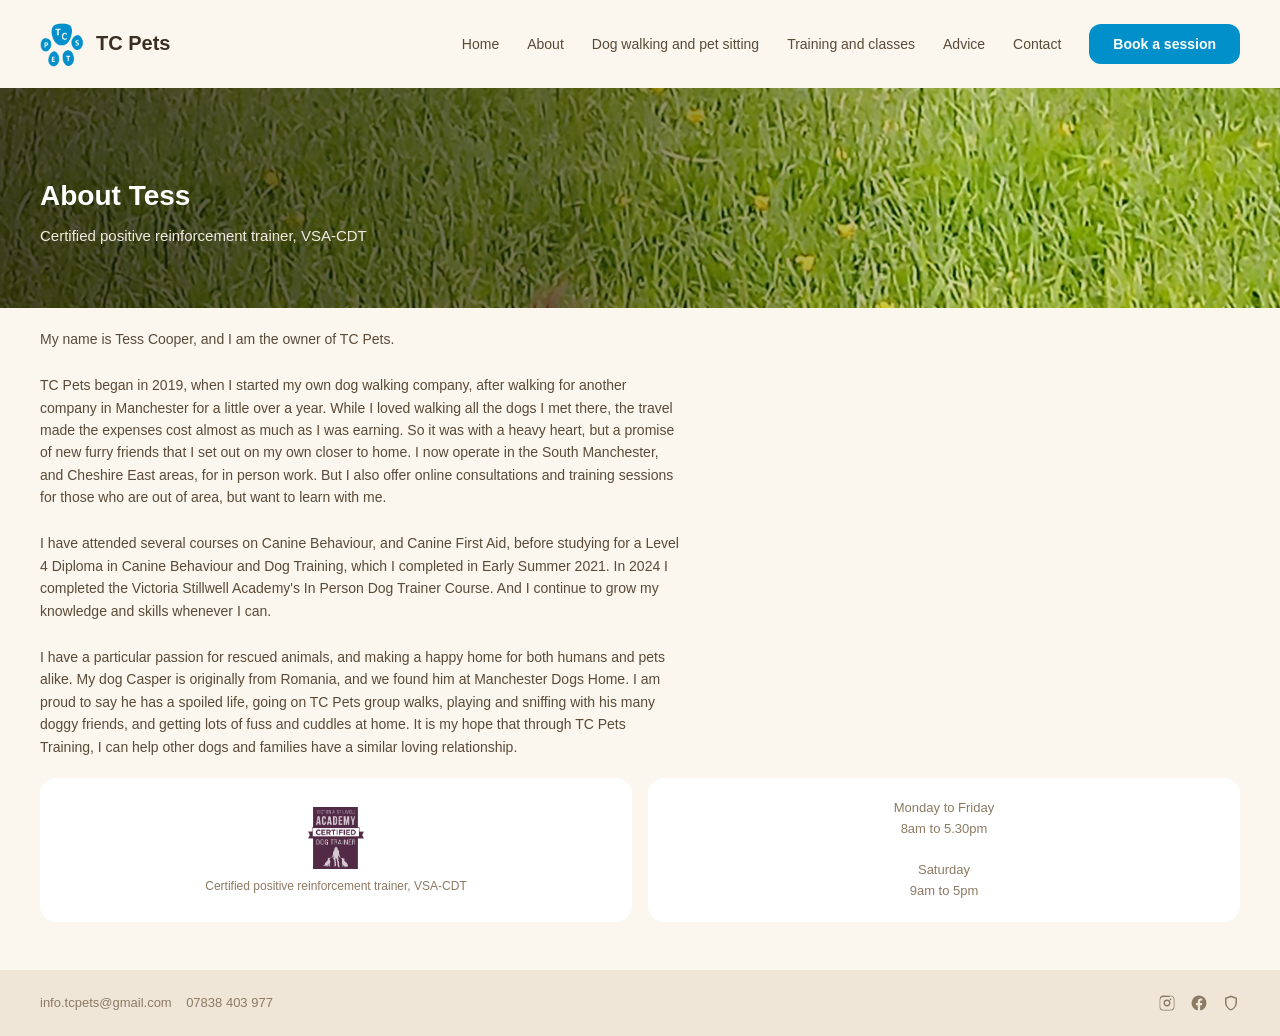
<file: about.html>
<!DOCTYPE html>
<html lang="en">
<head>
<meta charset="UTF-8">
<meta name="viewport" content="width=device-width, initial-scale=1.0">
<title>About — TC Pets</title>
<meta name="description" content="Meet Tess, a certified positive reinforcement dog trainer (VSA-CDT) based in Heald Green, Cheadle.">
<link rel="canonical" href="https://www.tcpets.co.uk/about.html">
<link rel="stylesheet" href="styles.css">
</head>
<body>

<div class="nav">
  <a href="index.html" class="logo">
    <img src="images/logo.png" alt="TC Pets logo">
    TC Pets
  </a>
  <div class="nav-links" id="navLinks">
    <a href="index.html">Home</a>
    <a href="about.html">About</a>
    <a href="dog-walking.html">Dog walking and pet sitting</a>
    <a href="group-classes.html">Training and classes</a>
    <a href="advice.html">Advice</a>
    <a href="contact.html">Contact</a>
    <a href="contact.html" class="btn">Book a session</a>
  </div>
  <button class="nav-toggle" id="navToggle" aria-label="Menu">&#9776;</button>
</div>

<div class="hero" style="height:220px;">
  <img src="images/one-to-one.jpg" alt="Tess with a dog" style="object-position:center 20%;">
  <div class="hero-overlay"></div>
  <div class="hero-content">
    <h1 style="font-size:28px;">About Tess</h1>
    <p>Certified positive reinforcement trainer, VSA-CDT</p>
  </div>
</div>

<div class="page-intro" style="max-width:720px;">
  <p><section class="about-content">

<p>
    My name is Tess Cooper, and I am the owner of TC Pets.
</p>

<p style="margin-top: 24px;">
    TC Pets began in 2019, when I started my own dog walking company, after walking for another company in Manchester for a little over a year. While I loved walking all the dogs I met there, the travel made the expenses cost almost as much as I was earning. So it was with a heavy heart, but a promise of new furry friends that I set out on my own closer to home. I now operate in the South Manchester, and Cheshire East areas, for in person work. But I also offer online consultations and training sessions for those who are out of area, but want to learn with me.
</p>

<p style="margin-top: 24px;">
    I have attended several courses on Canine Behaviour, and Canine First Aid, before studying for a Level 4 Diploma in Canine Behaviour and Dog Training, which I completed in Early Summer 2021. In 2024 I completed the Victoria Stillwell Academy's In Person Dog Trainer Course. And I continue to grow my knowledge and skills whenever I can.
</p>

<p style="margin-top: 24px;">
    I have a particular passion for rescued animals, and making a happy home for both humans and pets alike. My dog Casper is originally from Romania, and we found him at Manchester Dogs Home. I am proud to say he has a spoiled life, going on TC Pets group walks, playing and sniffing with his many doggy friends, and getting lots of fuss and cuddles at home. It is my hope that through TC Pets Training, I can help other dogs and families have a similar loving relationship.
</p>

</section>
</div>

<div class="bottom-row">
  <div class="info-boxes" style="flex:1;">
    <div class="info-box">
      <img src="images/badge.jpg" alt="VSA-CDT certification" style="width:56px; margin:0 auto 10px;">
      <p style="font-size:12px; color:var(--muted);">Certified positive reinforcement trainer, VSA-CDT</p>
    </div>
    <div class="info-box">
      <p style="font-size:13px; color:var(--muted); line-height:1.6;">Monday to Friday<br>8am to 5.30pm<br><br>Saturday<br>9am to 5pm</p>
    </div>
  </div>
</div>

<footer>
  <p>info.tcpets@gmail.com &nbsp;&nbsp; 07838 403 977</p>
  <div class="socials">
    <a href="https://www.instagram.com/tcpetspics?igsh=ZGUzMzM3NWJiOQ==" aria-label="Instagram">
      <svg viewBox="0 0 24 24"><path d="M12 2.2c3.2 0 3.6 0 4.9.07 1.2.06 1.9.24 2.3.4.6.23 1 .5 1.4.9.4.4.7.9.9 1.4.16.4.34 1.1.4 2.3.06 1.3.07 1.7.07 4.9s0 3.6-.07 4.9c-.06 1.2-.24 1.9-.4 2.3-.23.6-.5 1-.9 1.4-.4.4-.9.7-1.4.9-.4.16-1.1.34-2.3.4-1.3.06-1.7.07-4.9.07s-3.6 0-4.9-.07c-1.2-.06-1.9-.24-2.3-.4-.6-.23-1-.5-1.4-.9-.4-.4-.7-.9-.9-1.4-.16-.4-.34-1.1-.4-2.3C2.2 15.6 2.2 15.2 2.2 12s0-3.6.07-4.9c.06-1.2.24-1.9.4-2.3.23-.6.5-1 .9-1.4.4-.4.9-.7 1.4-.9.4-.16 1.1-.34 2.3-.4C8.4 2.2 8.8 2.2 12 2.2zm0 1.8c-3.1 0-3.5 0-4.7.07-1 .05-1.6.2-1.9.35-.5.2-.8.4-1.2.8-.4.4-.6.7-.8 1.2-.14.4-.3 1-.35 1.9C3 9.5 3 9.9 3 12s0 3.5.07 4.7c.05 1 .2 1.6.35 1.9.2.5.4.8.8 1.2.4.4.7.6 1.2.8.4.14 1 .3 1.9.35C8.5 21 8.9 21 12 21s3.5 0 4.7-.07c1-.05 1.6-.2 1.9-.35.5-.2.8-.4 1.2-.8.4-.4.6-.7.8-1.2.14-.4.3-1 .35-1.9.07-1.2.07-1.6.07-4.7s0-3.5-.07-4.7c-.05-1-.2-1.6-.35-1.9-.2-.5-.4-.8-.8-1.2-.4-.4-.7-.6-1.2-.8-.4-.14-1-.3-1.9-.35C15.5 4 15.1 4 12 4zm0 3.4a4.6 4.6 0 1 1 0 9.2 4.6 4.6 0 0 1 0-9.2zm0 1.8a2.8 2.8 0 1 0 0 5.6 2.8 2.8 0 0 0 0-5.6zm5.8-2a1.08 1.08 0 1 1-2.16 0 1.08 1.08 0 0 1 2.16 0z"/></svg>
    </a>
    <a href="http://www.facebook.com/Info.TCPets" aria-label="Facebook">
      <svg viewBox="0 0 24 24"><path d="M22 12a10 10 0 1 0-11.6 9.9v-7H7.9V12h2.5V9.8c0-2.5 1.5-3.9 3.8-3.9 1.1 0 2.2.2 2.2.2v2.4h-1.3c-1.2 0-1.6.8-1.6 1.6V12h2.8l-.4 2.9h-2.4v7A10 10 0 0 0 22 12z"/></svg>
    </a>
    <a href="privacy.html" aria-label="Privacy policy">
      <svg viewBox="0 0 24 24"><path d="M12 2 4 5v6c0 5 3.4 9.4 8 11 4.6-1.6 8-6 8-11V5l-8-3zm0 2.2 6 2.2v5.1c0 3.9-2.5 7.4-6 8.8-3.5-1.4-6-4.9-6-8.8V6.4l6-2.2z"/></svg>
    </a>
  </div>
</footer>

<script>
document.getElementById('navToggle').addEventListener('click', function() {
  document.getElementById('navLinks').classList.toggle('open');
});
</script>

</body>
</html>
</file>
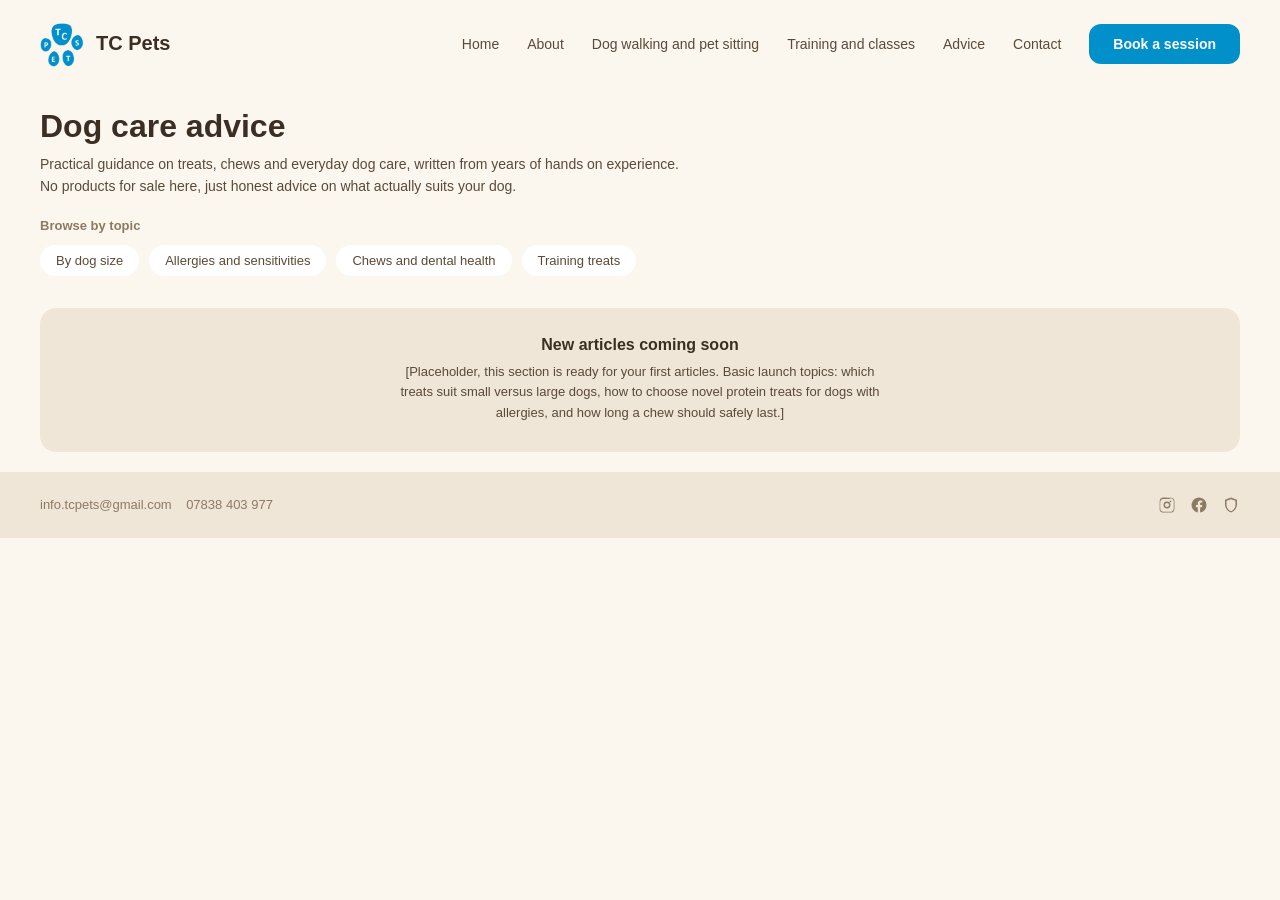
<file: advice.html>
<!DOCTYPE html>
<html lang="en">
<head>
<meta charset="UTF-8">
<meta name="viewport" content="width=device-width, initial-scale=1.0">
<title>Dog Care Advice — TC Pets</title>
<meta name="description" content="Guidance on treats, chews and dog care from certified trainer Tess. Advice on what suits your dog by size, breed and needs.">
<link rel="canonical" href="https://www.tcpets.co.uk/advice.html">
<link rel="stylesheet" href="styles.css">
</head>
<body>

<div class="nav">
  <a href="index.html" class="logo">
    <img src="images/logo.png" alt="TC Pets logo">
    TC Pets
  </a>
  <div class="nav-links" id="navLinks">
    <a href="index.html">Home</a>
    <a href="about.html">About</a>
    <a href="dog-walking.html">Dog walking and pet sitting</a>
    <a href="group-classes.html">Training and classes</a>
    <a href="advice.html">Advice</a>
    <a href="contact.html">Contact</a>
    <a href="contact.html" class="btn">Book a session</a>
  </div>
  <button class="nav-toggle" id="navToggle" aria-label="Menu">&#9776;</button>
</div>

<div class="page-intro" style="max-width:720px;">
  <h1 style="margin-bottom:8px;">Dog care advice</h1>
  <p>Practical guidance on treats, chews and everyday dog care, written from years of hands on experience. No products for sale here, just honest advice on what actually suits your dog.</p>
</div>

<div style="padding:0 40px 20px;">
  <p style="font-size:13px; font-weight:600; color:var(--muted); margin-bottom:12px;">Browse by topic</p>
  <div style="display:flex; flex-wrap:wrap; gap:10px; margin-bottom:32px;">
    <span style="background:#fff; border-radius:20px; padding:8px 16px; font-size:13px; color:var(--body-text);">By dog size</span>
    <span style="background:#fff; border-radius:20px; padding:8px 16px; font-size:13px; color:var(--body-text);">Allergies and sensitivities</span>
    <span style="background:#fff; border-radius:20px; padding:8px 16px; font-size:13px; color:var(--body-text);">Chews and dental health</span>
    <span style="background:#fff; border-radius:20px; padding:8px 16px; font-size:13px; color:var(--body-text);">Training treats</span>
  </div>

  <div style="background:var(--beige); border-radius:16px; padding:28px; text-align:center;">
    <p style="font-weight:600; color:var(--heading); margin-bottom:8px;">New articles coming soon</p>
    <p style="font-size:13px; color:var(--body-text); line-height:1.6; max-width:480px; margin:0 auto;">[Placeholder, this section is ready for your first articles. Basic launch topics: which treats suit small versus large dogs, how to choose novel protein treats for dogs with allergies, and how long a chew should safely last.]</p>
  </div>
</div>

<footer>
  <p>info.tcpets@gmail.com &nbsp;&nbsp; 07838 403 977</p>
  <div class="socials">
    <a href="https://www.instagram.com/tcpetspics?igsh=ZGUzMzM3NWJiOQ==" aria-label="Instagram">
      <svg viewBox="0 0 24 24"><path d="M12 2.2c3.2 0 3.6 0 4.9.07 1.2.06 1.9.24 2.3.4.6.23 1 .5 1.4.9.4.4.7.9.9 1.4.16.4.34 1.1.4 2.3.06 1.3.07 1.7.07 4.9s0 3.6-.07 4.9c-.06 1.2-.24 1.9-.4 2.3-.23.6-.5 1-.9 1.4-.4.4-.9.7-1.4.9-.4.16-1.1.34-2.3.4-1.3.06-1.7.07-4.9.07s-3.6 0-4.9-.07c-1.2-.06-1.9-.24-2.3-.4-.6-.23-1-.5-1.4-.9-.4-.4-.7-.9-.9-1.4-.16-.4-.34-1.1-.4-2.3C2.2 15.6 2.2 15.2 2.2 12s0-3.6.07-4.9c.06-1.2.24-1.9.4-2.3.23-.6.5-1 .9-1.4.4-.4.9-.7 1.4-.9.4-.16 1.1-.34 2.3-.4C8.4 2.2 8.8 2.2 12 2.2zm0 1.8c-3.1 0-3.5 0-4.7.07-1 .05-1.6.2-1.9.35-.5.2-.8.4-1.2.8-.4.4-.6.7-.8 1.2-.14.4-.3 1-.35 1.9C3 9.5 3 9.9 3 12s0 3.5.07 4.7c.05 1 .2 1.6.35 1.9.2.5.4.8.8 1.2.4.4.7.6 1.2.8.4.14 1 .3 1.9.35C8.5 21 8.9 21 12 21s3.5 0 4.7-.07c1-.05 1.6-.2 1.9-.35.5-.2.8-.4 1.2-.8.4-.4.6-.7.8-1.2.14-.4.3-1 .35-1.9.07-1.2.07-1.6.07-4.7s0-3.5-.07-4.7c-.05-1-.2-1.6-.35-1.9-.2-.5-.4-.8-.8-1.2-.4-.4-.7-.6-1.2-.8-.4-.14-1-.3-1.9-.35C15.5 4 15.1 4 12 4zm0 3.4a4.6 4.6 0 1 1 0 9.2 4.6 4.6 0 0 1 0-9.2zm0 1.8a2.8 2.8 0 1 0 0 5.6 2.8 2.8 0 0 0 0-5.6zm5.8-2a1.08 1.08 0 1 1-2.16 0 1.08 1.08 0 0 1 2.16 0z"/></svg>
    </a>
    <a href="http://www.facebook.com/Info.TCPets" aria-label="Facebook">
      <svg viewBox="0 0 24 24"><path d="M22 12a10 10 0 1 0-11.6 9.9v-7H7.9V12h2.5V9.8c0-2.5 1.5-3.9 3.8-3.9 1.1 0 2.2.2 2.2.2v2.4h-1.3c-1.2 0-1.6.8-1.6 1.6V12h2.8l-.4 2.9h-2.4v7A10 10 0 0 0 22 12z"/></svg>
    </a>
    <a href="privacy.html" aria-label="Privacy policy">
      <svg viewBox="0 0 24 24"><path d="M12 2 4 5v6c0 5 3.4 9.4 8 11 4.6-1.6 8-6 8-11V5l-8-3zm0 2.2 6 2.2v5.1c0 3.9-2.5 7.4-6 8.8-3.5-1.4-6-4.9-6-8.8V6.4l6-2.2z"/></svg>
    </a>
  </div>
</footer>

<script>
document.getElementById('navToggle').addEventListener('click', function() {
  document.getElementById('navLinks').classList.toggle('open');
});
</script>

</body>
</html>
</file>
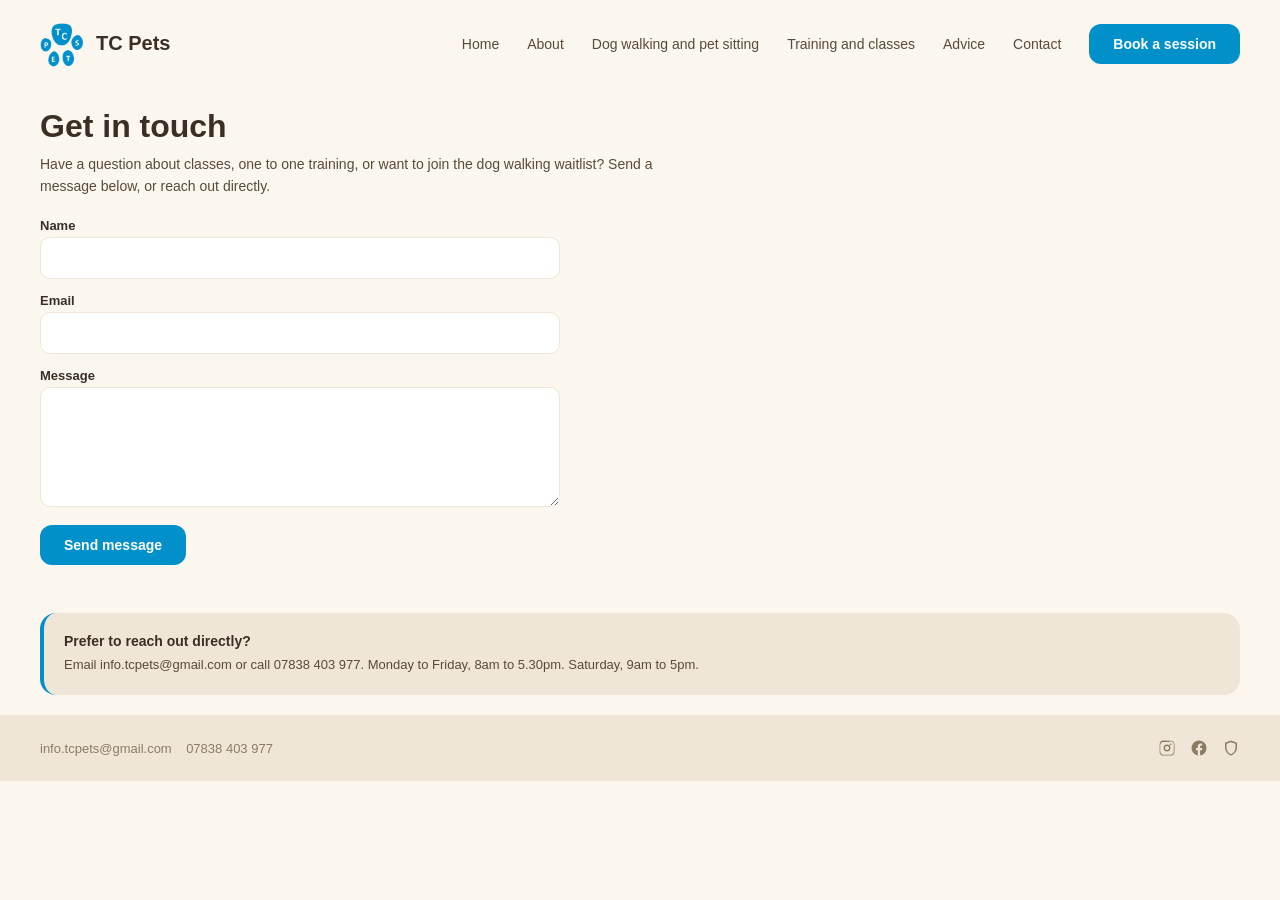
<file: contact.html>
<!DOCTYPE html>
<html lang="en">
<head>
<meta charset="UTF-8">
<meta name="viewport" content="width=device-width, initial-scale=1.0">
<title>Contact — TC Pets</title>
<meta name="description" content="Get in touch with TC Pets for dog training classes, one to one sessions, or to join the dog walking waitlist in Heald Green, Cheadle.">
<link rel="canonical" href="https://www.tcpets.co.uk/contact.html">
<link rel="stylesheet" href="styles.css">
<style>
  .contact-form {
    max-width: 520px;
    margin: 0 40px 48px;
    display: flex;
    flex-direction: column;
    gap: 14px;
  }
  .contact-form label {
    font-size: 13px;
    font-weight: 600;
    color: var(--heading);
    margin-bottom: 4px;
    display: block;
  }
  .contact-form input,
  .contact-form textarea {
    width: 100%;
    padding: 12px 14px;
    border-radius: 10px;
    border: 1px solid var(--beige);
    background: #fff;
    font-family: inherit;
    font-size: 14px;
    color: var(--body-text);
  }
  .contact-form textarea { min-height: 120px; resize: vertical; }
  .contact-form button {
    align-self: flex-start;
    border: none;
    cursor: pointer;
    font-family: inherit;
  }
  @media (max-width: 768px) {
    .contact-form { margin-left: 20px; margin-right: 20px; }
  }
</style>
</head>
<body>

<div class="nav">
  <a href="index.html" class="logo">
    <img src="images/logo.png" alt="TC Pets logo">
    TC Pets
  </a>
  <div class="nav-links" id="navLinks">
    <a href="index.html">Home</a>
    <a href="about.html">About</a>
    <a href="dog-walking.html">Dog walking and pet sitting</a>
    <a href="group-classes.html">Training and classes</a>
    <a href="advice.html">Advice</a>
    <a href="contact.html">Contact</a>
    <a href="contact.html" class="btn">Book a session</a>
  </div>
  <button class="nav-toggle" id="navToggle" aria-label="Menu">&#9776;</button>
</div>

<div class="page-intro">
  <h1 style="margin-bottom:8px;">Get in touch</h1>
  <p>Have a question about classes, one to one training, or want to join the dog walking waitlist? Send a message below, or reach out directly.</p>
</div>

<!--
  IMPORTANT: this form needs a Formspree endpoint before it will actually send anywhere.
  1. Create a free account at formspree.io
  2. Create a new form, copy the endpoint URL it gives you (looks like https://formspree.io/f/xxxxxxx)
  3. Replace YOUR_FORMSPREE_ENDPOINT below with that URL
-->
<form class="contact-form" action="https://formspree.io/f/YOUR_FORMSPREE_ENDPOINT" method="POST">
  <div>
    <label for="name">Name</label>
    <input type="text" id="name" name="name" required>
  </div>
  <div>
    <label for="email">Email</label>
    <input type="email" id="email" name="email" required>
  </div>
  <div>
    <label for="message">Message</label>
    <textarea id="message" name="message" required></textarea>
  </div>
  <button type="submit" class="btn">Send message</button>
</form>

<div class="info-callout">
  <p>Prefer to reach out directly?</p>
  <p>Email info.tcpets@gmail.com or call 07838 403 977. Monday to Friday, 8am to 5.30pm. Saturday, 9am to 5pm.</p>
</div>

<footer>
  <p>info.tcpets@gmail.com &nbsp;&nbsp; 07838 403 977</p>
  <div class="socials">
    <a href="https://www.instagram.com/tcpetspics?igsh=ZGUzMzM3NWJiOQ==" aria-label="Instagram">
      <svg viewBox="0 0 24 24"><path d="M12 2.2c3.2 0 3.6 0 4.9.07 1.2.06 1.9.24 2.3.4.6.23 1 .5 1.4.9.4.4.7.9.9 1.4.16.4.34 1.1.4 2.3.06 1.3.07 1.7.07 4.9s0 3.6-.07 4.9c-.06 1.2-.24 1.9-.4 2.3-.23.6-.5 1-.9 1.4-.4.4-.9.7-1.4.9-.4.16-1.1.34-2.3.4-1.3.06-1.7.07-4.9.07s-3.6 0-4.9-.07c-1.2-.06-1.9-.24-2.3-.4-.6-.23-1-.5-1.4-.9-.4-.4-.7-.9-.9-1.4-.16-.4-.34-1.1-.4-2.3C2.2 15.6 2.2 15.2 2.2 12s0-3.6.07-4.9c.06-1.2.24-1.9.4-2.3.23-.6.5-1 .9-1.4.4-.4.9-.7 1.4-.9.4-.16 1.1-.34 2.3-.4C8.4 2.2 8.8 2.2 12 2.2zm0 1.8c-3.1 0-3.5 0-4.7.07-1 .05-1.6.2-1.9.35-.5.2-.8.4-1.2.8-.4.4-.6.7-.8 1.2-.14.4-.3 1-.35 1.9C3 9.5 3 9.9 3 12s0 3.5.07 4.7c.05 1 .2 1.6.35 1.9.2.5.4.8.8 1.2.4.4.7.6 1.2.8.4.14 1 .3 1.9.35C8.5 21 8.9 21 12 21s3.5 0 4.7-.07c1-.05 1.6-.2 1.9-.35.5-.2.8-.4 1.2-.8.4-.4.6-.7.8-1.2.14-.4.3-1 .35-1.9.07-1.2.07-1.6.07-4.7s0-3.5-.07-4.7c-.05-1-.2-1.6-.35-1.9-.2-.5-.4-.8-.8-1.2-.4-.4-.7-.6-1.2-.8-.4-.14-1-.3-1.9-.35C15.5 4 15.1 4 12 4zm0 3.4a4.6 4.6 0 1 1 0 9.2 4.6 4.6 0 0 1 0-9.2zm0 1.8a2.8 2.8 0 1 0 0 5.6 2.8 2.8 0 0 0 0-5.6zm5.8-2a1.08 1.08 0 1 1-2.16 0 1.08 1.08 0 0 1 2.16 0z"/></svg>
    </a>
    <a href="http://www.facebook.com/Info.TCPets" aria-label="Facebook">
      <svg viewBox="0 0 24 24"><path d="M22 12a10 10 0 1 0-11.6 9.9v-7H7.9V12h2.5V9.8c0-2.5 1.5-3.9 3.8-3.9 1.1 0 2.2.2 2.2.2v2.4h-1.3c-1.2 0-1.6.8-1.6 1.6V12h2.8l-.4 2.9h-2.4v7A10 10 0 0 0 22 12z"/></svg>
    </a>
    <a href="privacy.html" aria-label="Privacy policy">
      <svg viewBox="0 0 24 24"><path d="M12 2 4 5v6c0 5 3.4 9.4 8 11 4.6-1.6 8-6 8-11V5l-8-3zm0 2.2 6 2.2v5.1c0 3.9-2.5 7.4-6 8.8-3.5-1.4-6-4.9-6-8.8V6.4l6-2.2z"/></svg>
    </a>
  </div>
</footer>

<script>
document.getElementById('navToggle').addEventListener('click', function() {
  document.getElementById('navLinks').classList.toggle('open');
});
</script>

</body>
</html>
</file>
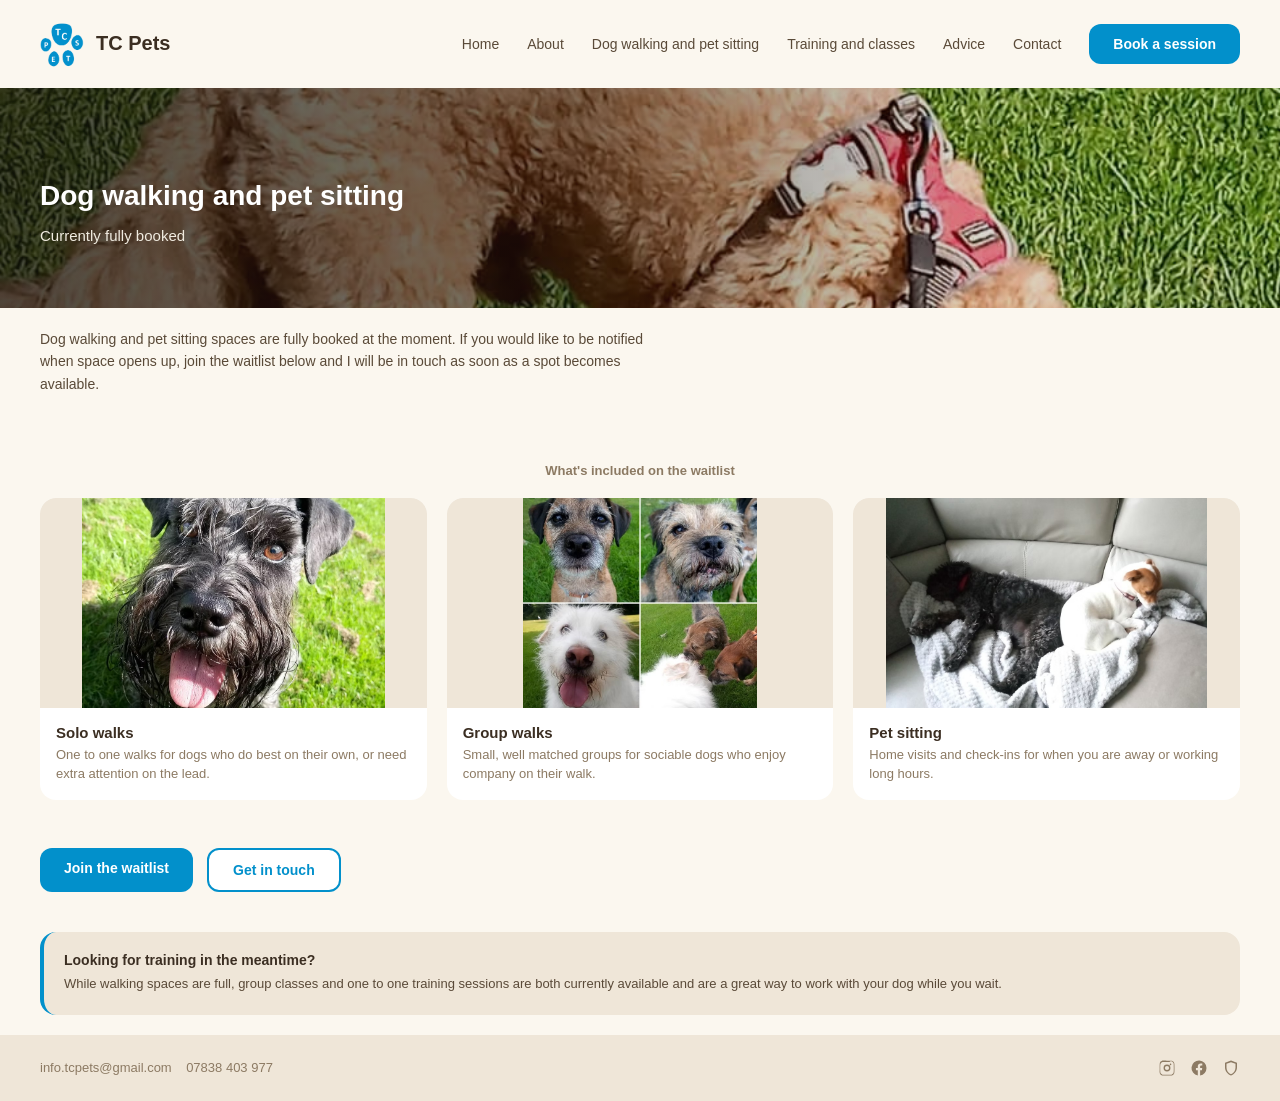
<file: dog-walking.html>
<!DOCTYPE html>
<html lang="en">
<head>
<meta charset="UTF-8">
<meta name="viewport" content="width=device-width, initial-scale=1.0">
<title>Dog Walking and Pet Sitting — TC Pets</title>
<meta name="description" content="Dog walking and pet sitting in Heald Green, Cheadle. Currently fully booked, join the waitlist to be notified when space opens up.">
<link rel="canonical" href="https://www.tcpets.co.uk/dog-walking.html">
<link rel="stylesheet" href="styles.css">
</head>
<body>

<div class="nav">
  <a href="index.html" class="logo">
    <img src="images/logo.png" alt="TC Pets logo">
    TC Pets
  </a>
  <div class="nav-links" id="navLinks">
    <a href="index.html">Home</a>
    <a href="about.html">About</a>
    <a href="dog-walking.html">Dog walking and pet sitting</a>
    <a href="group-classes.html">Training and classes</a>
    <a href="advice.html">Advice</a>
    <a href="contact.html">Contact</a>
    <a href="contact.html" class="btn">Book a session</a>
  </div>
  <button class="nav-toggle" id="navToggle" aria-label="Menu">&#9776;</button>
</div>

<div class="hero" style="height:220px;">
  <img src="images/dog-walking.jpg" alt="Dog walking and pet sitting" style="object-position:center 30%;">
  <div class="hero-overlay"></div>
  <div class="hero-content">
    <h1 style="font-size:28px;">Dog walking and pet sitting</h1>
    <p>Currently fully booked</p>
  </div>
</div>

<div class="page-intro">
  <p>Dog walking and pet sitting spaces are fully booked at the moment. If you would like to be notified when space opens up, join the waitlist below and I will be in touch as soon as a spot becomes available.</p>
</div>

<div class="services">
  <p>What's included on the waitlist</p>
  <div class="service-grid">

    <div class="card">
      <img src="images/solo-walk.jpg" alt="Solo dog walk">
      <div class="card-body">
        <p>Solo walks</p>
        <p>One to one walks for dogs who do best on their own, or need extra attention on the lead.</p>
      </div>
    </div>

    <div class="card">
      <img src="images/group-walk.jpg" alt="Group dog walk">
      <div class="card-body">
        <p>Group walks</p>
        <p>Small, well matched groups for sociable dogs who enjoy company on their walk.</p>
      </div>
    </div>

    <div class="card">
      <img src="images/pet-sitting.jpg" alt="Pet sitting visit">
      <div class="card-body">
        <p>Pet sitting</p>
        <p>Home visits and check-ins for when you are away or working long hours.</p>
      </div>
    </div>

  </div>
</div>

<!--
  Note: the three images above are reused from existing site photography
  (dog-walking.jpg, group-classes.jpg, one-to-one.jpg) as placeholders, since
  the research pulled from the live Wix site only surfaced one photo tagged
  specifically for dog walking. Worth asking Tess for three genuinely distinct
  photos, one solo walk, one group walk, one pet sitting visit, before launch.
-->

<div class="cta-row" style="display:flex; gap:14px; flex-wrap:wrap;">
  <a href="contact.html" class="btn">Join the waitlist</a>
  <a href="contact.html" class="btn" style="background:#fff; color:var(--terracotta); border:2px solid var(--terracotta);">Get in touch</a>
</div>

<div class="info-callout">
  <p>Looking for training in the meantime?</p>
  <p>While walking spaces are full, group classes and one to one training sessions are both currently available and are a great way to work with your dog while you wait.</p>
</div>



<footer>
  <p>info.tcpets@gmail.com &nbsp;&nbsp; 07838 403 977</p>
  <div class="socials">
    <a href="https://www.instagram.com/tcpetspics?igsh=ZGUzMzM3NWJiOQ==" aria-label="Instagram">
      <svg viewBox="0 0 24 24"><path d="M12 2.2c3.2 0 3.6 0 4.9.07 1.2.06 1.9.24 2.3.4.6.23 1 .5 1.4.9.4.4.7.9.9 1.4.16.4.34 1.1.4 2.3.06 1.3.07 1.7.07 4.9s0 3.6-.07 4.9c-.06 1.2-.24 1.9-.4 2.3-.23.6-.5 1-.9 1.4-.4.4-.9.7-1.4.9-.4.16-1.1.34-2.3.4-1.3.06-1.7.07-4.9.07s-3.6 0-4.9-.07c-1.2-.06-1.9-.24-2.3-.4-.6-.23-1-.5-1.4-.9-.4-.4-.7-.9-.9-1.4-.16-.4-.34-1.1-.4-2.3C2.2 15.6 2.2 15.2 2.2 12s0-3.6.07-4.9c.06-1.2.24-1.9.4-2.3.23-.6.5-1 .9-1.4.4-.4.9-.7 1.4-.9.4-.16 1.1-.34 2.3-.4C8.4 2.2 8.8 2.2 12 2.2zm0 1.8c-3.1 0-3.5 0-4.7.07-1 .05-1.6.2-1.9.35-.5.2-.8.4-1.2.8-.4.4-.6.7-.8 1.2-.14.4-.3 1-.35 1.9C3 9.5 3 9.9 3 12s0 3.5.07 4.7c.05 1 .2 1.6.35 1.9.2.5.4.8.8 1.2.4.4.7.6 1.2.8.4.14 1 .3 1.9.35C8.5 21 8.9 21 12 21s3.5 0 4.7-.07c1-.05 1.6-.2 1.9-.35.5-.2.8-.4 1.2-.8.4-.4.6-.7.8-1.2.14-.4.3-1 .35-1.9.07-1.2.07-1.6.07-4.7s0-3.5-.07-4.7c-.05-1-.2-1.6-.35-1.9-.2-.5-.4-.8-.8-1.2-.4-.4-.7-.6-1.2-.8-.4-.14-1-.3-1.9-.35C15.5 4 15.1 4 12 4zm0 3.4a4.6 4.6 0 1 1 0 9.2 4.6 4.6 0 0 1 0-9.2zm0 1.8a2.8 2.8 0 1 0 0 5.6 2.8 2.8 0 0 0 0-5.6zm5.8-2a1.08 1.08 0 1 1-2.16 0 1.08 1.08 0 0 1 2.16 0z"/></svg>
    </a>
    <a href="http://www.facebook.com/Info.TCPets" aria-label="Facebook">
      <svg viewBox="0 0 24 24"><path d="M22 12a10 10 0 1 0-11.6 9.9v-7H7.9V12h2.5V9.8c0-2.5 1.5-3.9 3.8-3.9 1.1 0 2.2.2 2.2.2v2.4h-1.3c-1.2 0-1.6.8-1.6 1.6V12h2.8l-.4 2.9h-2.4v7A10 10 0 0 0 22 12z"/></svg>
    </a>
    <a href="privacy.html" aria-label="Privacy policy">
      <svg viewBox="0 0 24 24"><path d="M12 2 4 5v6c0 5 3.4 9.4 8 11 4.6-1.6 8-6 8-11V5l-8-3zm0 2.2 6 2.2v5.1c0 3.9-2.5 7.4-6 8.8-3.5-1.4-6-4.9-6-8.8V6.4l6-2.2z"/></svg>
    </a>
  </div>
</footer>

<script>
document.getElementById('navToggle').addEventListener('click', function() {
  document.getElementById('navLinks').classList.toggle('open');
});
</script>

</body>
</html>
</file>
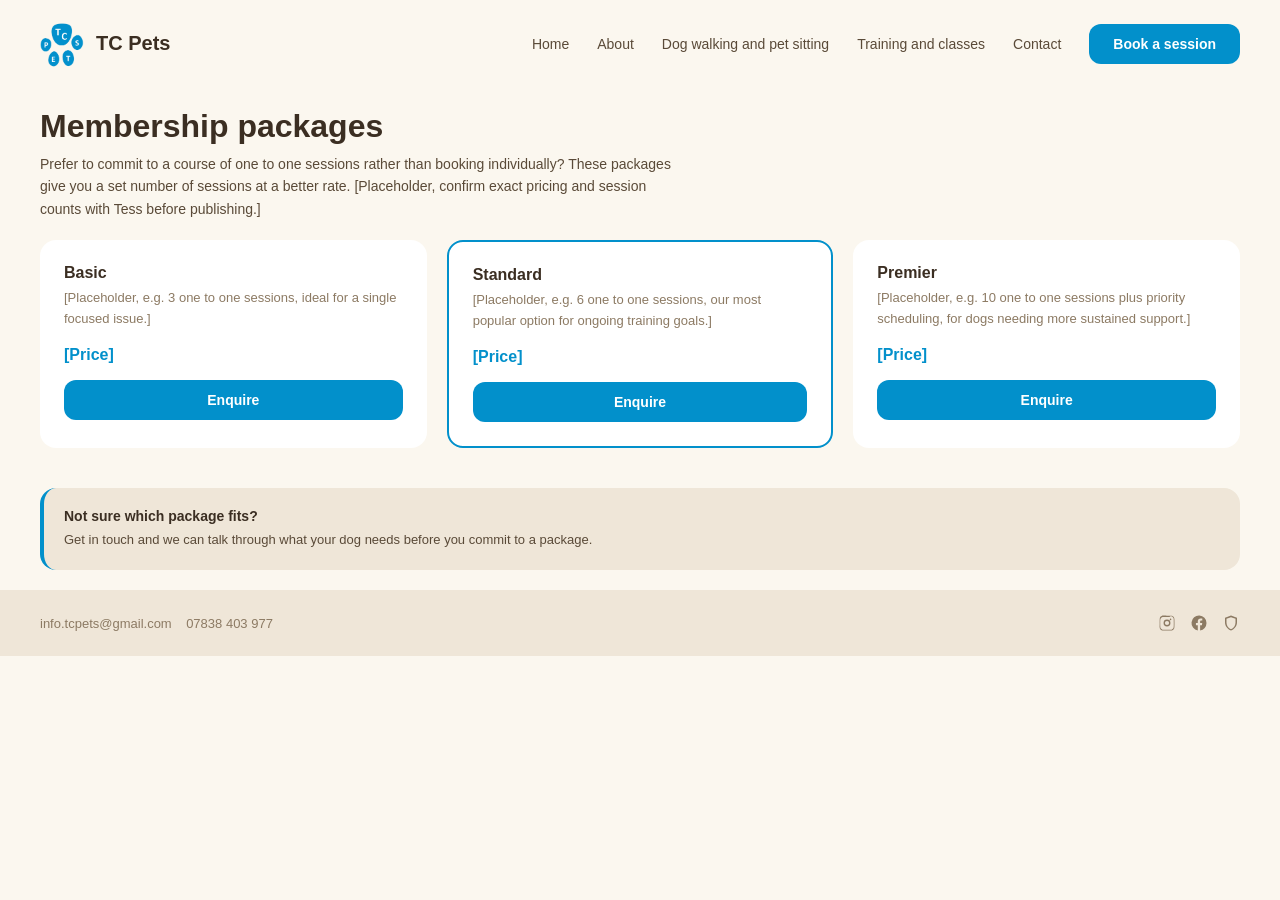
<file: membership.html>
<!DOCTYPE html>
<html lang="en">
<head>
<meta charset="UTF-8">
<meta name="viewport" content="width=device-width, initial-scale=1.0">
<title>Membership Packages — TC Pets</title>
<meta name="description" content="Training package options from TC Pets. Basic, Standard and Premier packages for one to one dog training in Heald Green, Cheadle.">
<link rel="canonical" href="https://www.tcpets.co.uk/membership.html">
<link rel="stylesheet" href="styles.css">
</head>
<body>

<div class="nav">
  <a href="index.html" class="logo">
    <img src="images/logo.png" alt="TC Pets logo">
    TC Pets
  </a>
  <div class="nav-links" id="navLinks">
    <a href="index.html">Home</a>
    <a href="about.html">About</a>
    <a href="dog-walking.html">Dog walking and pet sitting</a>
    <a href="group-classes.html">Training and classes</a>
    <a href="contact.html">Contact</a>
    <a href="contact.html" class="btn">Book a session</a>
  </div>
  <button class="nav-toggle" id="navToggle" aria-label="Menu">&#9776;</button>
</div>

<div class="page-intro" style="max-width:720px;">
  <h1 style="margin-bottom:8px;">Membership packages</h1>
  <p>Prefer to commit to a course of one to one sessions rather than booking individually? These packages give you a set number of sessions at a better rate. [Placeholder, confirm exact pricing and session counts with Tess before publishing.]</p>
</div>

<div style="padding:0 40px 40px; display:grid; grid-template-columns:repeat(3, 1fr); gap:20px;">

  <div style="background:#fff; border-radius:16px; padding:24px;">
    <p style="font-weight:600; font-size:16px; color:var(--heading); margin-bottom:6px;">Basic</p>
    <p style="font-size:13px; color:var(--muted); line-height:1.6; margin-bottom:16px;">[Placeholder, e.g. 3 one to one sessions, ideal for a single focused issue.]</p>
    <p style="font-weight:600; color:var(--terracotta); margin-bottom:16px;">[Price]</p>
    <a href="contact.html" class="btn" style="width:100%; text-align:center; display:block;">Enquire</a>
  </div>

  <div style="background:#fff; border-radius:16px; padding:24px; border:2px solid var(--terracotta);">
    <p style="font-weight:600; font-size:16px; color:var(--heading); margin-bottom:6px;">Standard</p>
    <p style="font-size:13px; color:var(--muted); line-height:1.6; margin-bottom:16px;">[Placeholder, e.g. 6 one to one sessions, our most popular option for ongoing training goals.]</p>
    <p style="font-weight:600; color:var(--terracotta); margin-bottom:16px;">[Price]</p>
    <a href="contact.html" class="btn" style="width:100%; text-align:center; display:block;">Enquire</a>
  </div>

  <div style="background:#fff; border-radius:16px; padding:24px;">
    <p style="font-weight:600; font-size:16px; color:var(--heading); margin-bottom:6px;">Premier</p>
    <p style="font-size:13px; color:var(--muted); line-height:1.6; margin-bottom:16px;">[Placeholder, e.g. 10 one to one sessions plus priority scheduling, for dogs needing more sustained support.]</p>
    <p style="font-weight:600; color:var(--terracotta); margin-bottom:16px;">[Price]</p>
    <a href="contact.html" class="btn" style="width:100%; text-align:center; display:block;">Enquire</a>
  </div>

</div>

<div class="info-callout">
  <p>Not sure which package fits?</p>
  <p>Get in touch and we can talk through what your dog needs before you commit to a package.</p>
</div>

<footer>
  <p>info.tcpets@gmail.com &nbsp;&nbsp; 07838 403 977</p>
  <div class="socials">
    <a href="https://www.instagram.com/tcpetspics?igsh=ZGUzMzM3NWJiOQ==" aria-label="Instagram">
      <svg viewBox="0 0 24 24"><path d="M12 2.2c3.2 0 3.6 0 4.9.07 1.2.06 1.9.24 2.3.4.6.23 1 .5 1.4.9.4.4.7.9.9 1.4.16.4.34 1.1.4 2.3.06 1.3.07 1.7.07 4.9s0 3.6-.07 4.9c-.06 1.2-.24 1.9-.4 2.3-.23.6-.5 1-.9 1.4-.4.4-.9.7-1.4.9-.4.16-1.1.34-2.3.4-1.3.06-1.7.07-4.9.07s-3.6 0-4.9-.07c-1.2-.06-1.9-.24-2.3-.4-.6-.23-1-.5-1.4-.9-.4-.4-.7-.9-.9-1.4-.16-.4-.34-1.1-.4-2.3C2.2 15.6 2.2 15.2 2.2 12s0-3.6.07-4.9c.06-1.2.24-1.9.4-2.3.23-.6.5-1 .9-1.4.4-.4.9-.7 1.4-.9.4-.16 1.1-.34 2.3-.4C8.4 2.2 8.8 2.2 12 2.2zm0 1.8c-3.1 0-3.5 0-4.7.07-1 .05-1.6.2-1.9.35-.5.2-.8.4-1.2.8-.4.4-.6.7-.8 1.2-.14.4-.3 1-.35 1.9C3 9.5 3 9.9 3 12s0 3.5.07 4.7c.05 1 .2 1.6.35 1.9.2.5.4.8.8 1.2.4.4.7.6 1.2.8.4.14 1 .3 1.9.35C8.5 21 8.9 21 12 21s3.5 0 4.7-.07c1-.05 1.6-.2 1.9-.35.5-.2.8-.4 1.2-.8.4-.4.6-.7.8-1.2.14-.4.3-1 .35-1.9.07-1.2.07-1.6.07-4.7s0-3.5-.07-4.7c-.05-1-.2-1.6-.35-1.9-.2-.5-.4-.8-.8-1.2-.4-.4-.7-.6-1.2-.8-.4-.14-1-.3-1.9-.35C15.5 4 15.1 4 12 4zm0 3.4a4.6 4.6 0 1 1 0 9.2 4.6 4.6 0 0 1 0-9.2zm0 1.8a2.8 2.8 0 1 0 0 5.6 2.8 2.8 0 0 0 0-5.6zm5.8-2a1.08 1.08 0 1 1-2.16 0 1.08 1.08 0 0 1 2.16 0z"/></svg>
    </a>
    <a href="http://www.facebook.com/Info.TCPets" aria-label="Facebook">
      <svg viewBox="0 0 24 24"><path d="M22 12a10 10 0 1 0-11.6 9.9v-7H7.9V12h2.5V9.8c0-2.5 1.5-3.9 3.8-3.9 1.1 0 2.2.2 2.2.2v2.4h-1.3c-1.2 0-1.6.8-1.6 1.6V12h2.8l-.4 2.9h-2.4v7A10 10 0 0 0 22 12z"/></svg>
    </a>
    <a href="privacy.html" aria-label="Privacy policy">
      <svg viewBox="0 0 24 24"><path d="M12 2 4 5v6c0 5 3.4 9.4 8 11 4.6-1.6 8-6 8-11V5l-8-3zm0 2.2 6 2.2v5.1c0 3.9-2.5 7.4-6 8.8-3.5-1.4-6-4.9-6-8.8V6.4l6-2.2z"/></svg>
    </a>
  </div>
</footer>

<script>
document.getElementById('navToggle').addEventListener('click', function() {
  document.getElementById('navLinks').classList.toggle('open');
});
</script>

</body>
</html>
</file>
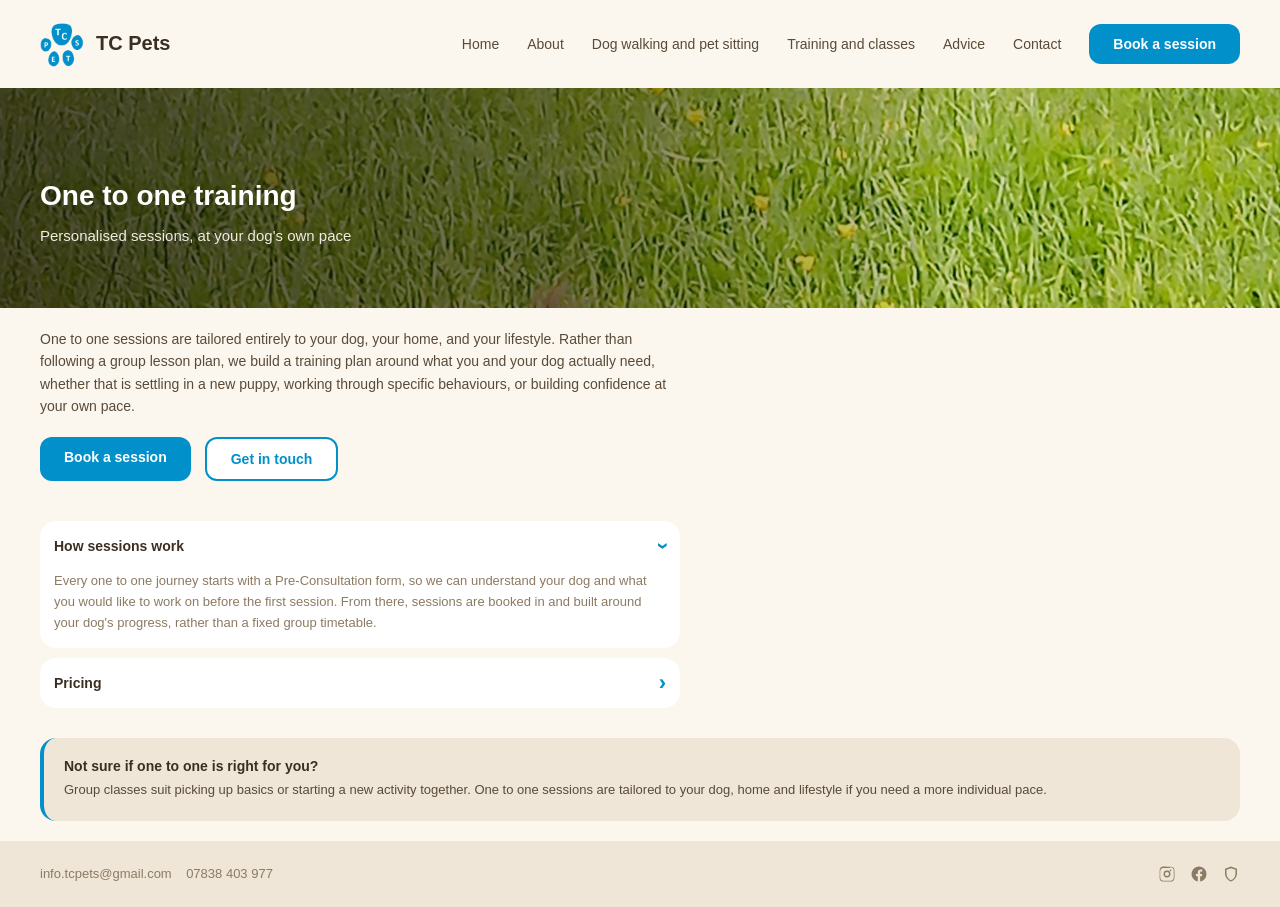
<file: one-to-one.html>
<!DOCTYPE html>
<html lang="en">
<head>
<meta charset="UTF-8">
<meta name="viewport" content="width=device-width, initial-scale=1.0">
<title>One to One Training — TC Pets</title>
<meta name="description" content="Personalised one to one dog training in Heald Green, Cheadle. Sessions tailored to your dog, home and lifestyle. From £75.">
<link rel="canonical" href="https://www.tcpets.co.uk/one-to-one.html">
<link rel="stylesheet" href="styles.css">
</head>
<body>

<div class="nav">
  <a href="index.html" class="logo">
    <img src="images/logo.png" alt="TC Pets logo">
    TC Pets
  </a>
  <div class="nav-links" id="navLinks">
    <a href="index.html">Home</a>
    <a href="about.html">About</a>
    <a href="dog-walking.html">Dog walking and pet sitting</a>
    <a href="group-classes.html">Training and classes</a>
    <a href="advice.html">Advice</a>
    <a href="contact.html">Contact</a>
    <a href="contact.html" class="btn">Book a session</a>
  </div>
  <button class="nav-toggle" id="navToggle" aria-label="Menu">&#9776;</button>
</div>

<div class="hero" style="height:220px;">
  <img src="images/one-to-one.jpg" alt="One to one dog training" style="object-position:center 20%;">
  <div class="hero-overlay"></div>
  <div class="hero-content">
    <h1 style="font-size:28px;">One to one training</h1>
    <p>Personalised sessions, at your dog's own pace</p>
  </div>
</div>

<div class="page-intro">
  <p>One to one sessions are tailored entirely to your dog, your home, and your lifestyle. Rather than following a group lesson plan, we build a training plan around what you and your dog actually need, whether that is settling in a new puppy, working through specific behaviours, or building confidence at your own pace.</p>
</div>

<div class="cta-row" style="display:flex; gap:14px; flex-wrap:wrap;">
  <a href="contact.html" class="btn">Book a session</a>
  <a href="contact.html" class="btn" style="background:#fff; color:var(--terracotta); border:2px solid var(--terracotta);">Get in touch</a>
</div>

<div class="accordion-wrap">
  <div class="accordion-item">
    <button class="accordion-toggle" aria-expanded="true">
      <p>How sessions work</p>
      <span class="chevron">&rsaquo;</span>
    </button>
    <div class="accordion-detail" style="display:block;">
      <p>Every one to one journey starts with a Pre-Consultation form, so we can understand your dog and what you would like to work on before the first session. From there, sessions are booked in and built around your dog's progress, rather than a fixed group timetable.</p>
    </div>
  </div>

  <div class="accordion-item">
    <button class="accordion-toggle" aria-expanded="false">
      <p>Pricing</p>
      <span class="chevron">&rsaquo;</span>
    </button>
    <div class="accordion-detail">
      <p>Sessions start from £75. Package options are also available, see the <a href="membership.html" style="color:var(--terracotta); text-decoration:underline;">Membership page</a> for full details on Basic, Standard, and Premier packages.</p>
    </div>
  </div>
</div>

<div class="info-callout">
  <p>Not sure if one to one is right for you?</p>
  <p>Group classes suit picking up basics or starting a new activity together. One to one sessions are tailored to your dog, home and lifestyle if you need a more individual pace.</p>
</div>



<footer>
  <p>info.tcpets@gmail.com &nbsp;&nbsp; 07838 403 977</p>
  <div class="socials">
    <a href="https://www.instagram.com/tcpetspics?igsh=ZGUzMzM3NWJiOQ==" aria-label="Instagram">
      <svg viewBox="0 0 24 24"><path d="M12 2.2c3.2 0 3.6 0 4.9.07 1.2.06 1.9.24 2.3.4.6.23 1 .5 1.4.9.4.4.7.9.9 1.4.16.4.34 1.1.4 2.3.06 1.3.07 1.7.07 4.9s0 3.6-.07 4.9c-.06 1.2-.24 1.9-.4 2.3-.23.6-.5 1-.9 1.4-.4.4-.9.7-1.4.9-.4.16-1.1.34-2.3.4-1.3.06-1.7.07-4.9.07s-3.6 0-4.9-.07c-1.2-.06-1.9-.24-2.3-.4-.6-.23-1-.5-1.4-.9-.4-.4-.7-.9-.9-1.4-.16-.4-.34-1.1-.4-2.3C2.2 15.6 2.2 15.2 2.2 12s0-3.6.07-4.9c.06-1.2.24-1.9.4-2.3.23-.6.5-1 .9-1.4.4-.4.9-.7 1.4-.9.4-.16 1.1-.34 2.3-.4C8.4 2.2 8.8 2.2 12 2.2zm0 1.8c-3.1 0-3.5 0-4.7.07-1 .05-1.6.2-1.9.35-.5.2-.8.4-1.2.8-.4.4-.6.7-.8 1.2-.14.4-.3 1-.35 1.9C3 9.5 3 9.9 3 12s0 3.5.07 4.7c.05 1 .2 1.6.35 1.9.2.5.4.8.8 1.2.4.4.7.6 1.2.8.4.14 1 .3 1.9.35C8.5 21 8.9 21 12 21s3.5 0 4.7-.07c1-.05 1.6-.2 1.9-.35.5-.2.8-.4 1.2-.8.4-.4.6-.7.8-1.2.14-.4.3-1 .35-1.9.07-1.2.07-1.6.07-4.7s0-3.5-.07-4.7c-.05-1-.2-1.6-.35-1.9-.2-.5-.4-.8-.8-1.2-.4-.4-.7-.6-1.2-.8-.4-.14-1-.3-1.9-.35C15.5 4 15.1 4 12 4zm0 3.4a4.6 4.6 0 1 1 0 9.2 4.6 4.6 0 0 1 0-9.2zm0 1.8a2.8 2.8 0 1 0 0 5.6 2.8 2.8 0 0 0 0-5.6zm5.8-2a1.08 1.08 0 1 1-2.16 0 1.08 1.08 0 0 1 2.16 0z"/></svg>
    </a>
    <a href="http://www.facebook.com/Info.TCPets" aria-label="Facebook">
      <svg viewBox="0 0 24 24"><path d="M22 12a10 10 0 1 0-11.6 9.9v-7H7.9V12h2.5V9.8c0-2.5 1.5-3.9 3.8-3.9 1.1 0 2.2.2 2.2.2v2.4h-1.3c-1.2 0-1.6.8-1.6 1.6V12h2.8l-.4 2.9h-2.4v7A10 10 0 0 0 22 12z"/></svg>
    </a>
    <a href="privacy.html" aria-label="Privacy policy">
      <svg viewBox="0 0 24 24"><path d="M12 2 4 5v6c0 5 3.4 9.4 8 11 4.6-1.6 8-6 8-11V5l-8-3zm0 2.2 6 2.2v5.1c0 3.9-2.5 7.4-6 8.8-3.5-1.4-6-4.9-6-8.8V6.4l6-2.2z"/></svg>
    </a>
  </div>
</footer>

<script>
document.getElementById('navToggle').addEventListener('click', function() {
  document.getElementById('navLinks').classList.toggle('open');
});

document.querySelectorAll('.accordion-toggle').forEach(function(btn) {
  btn.addEventListener('click', function() {
    var expanded = btn.getAttribute('aria-expanded') === 'true';
    var detail = btn.nextElementSibling;
    btn.setAttribute('aria-expanded', String(!expanded));
    detail.style.display = expanded ? 'none' : 'block';
  });
});
</script>

</body>
</html>
</file>
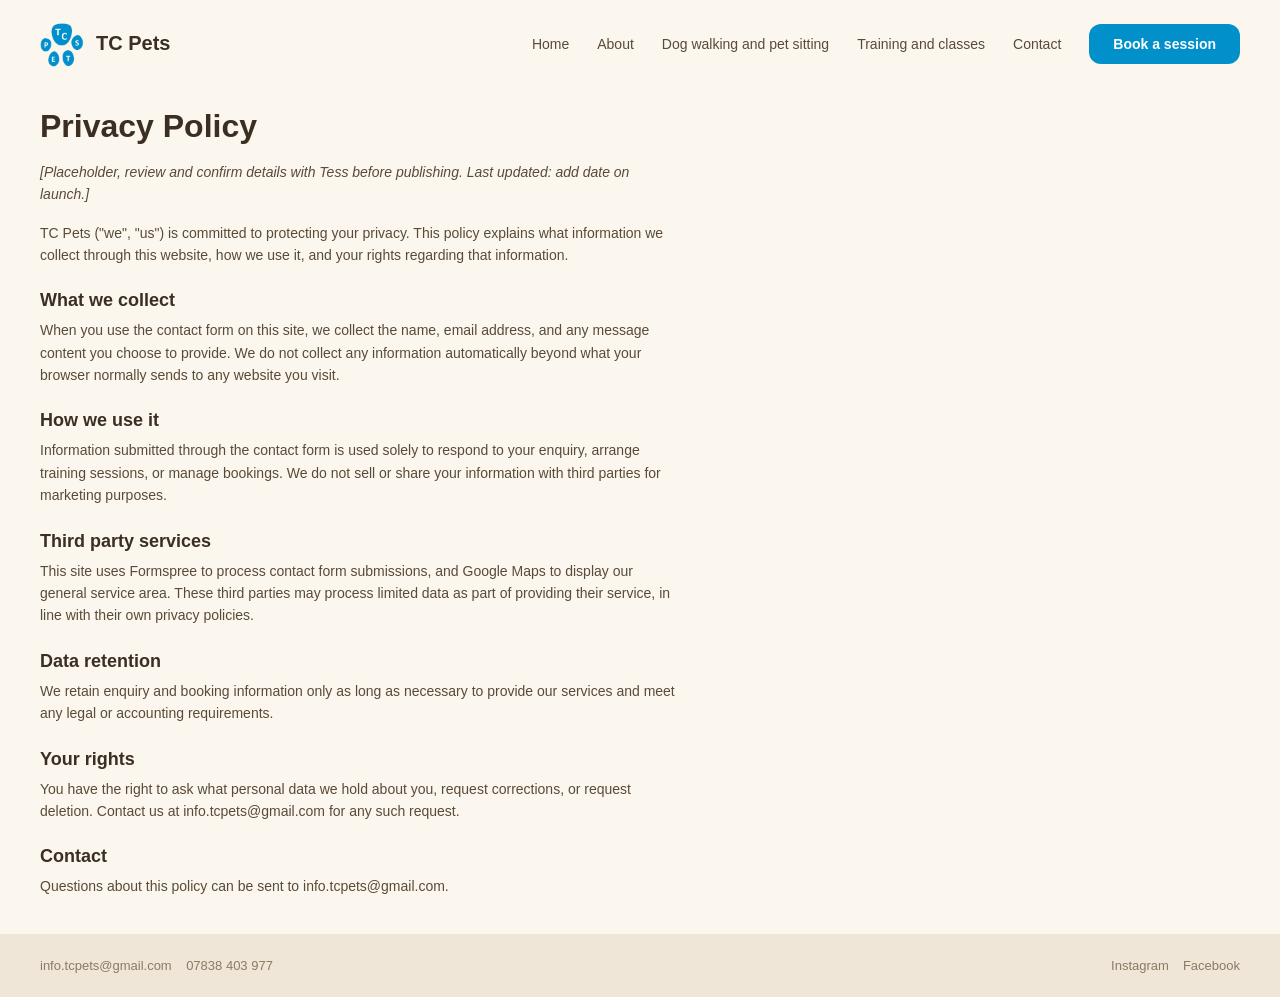
<file: privacy.html>
<!DOCTYPE html>
<html lang="en">
<head>
<meta charset="UTF-8">
<meta name="viewport" content="width=device-width, initial-scale=1.0">
<title>Privacy Policy — TC Pets</title>
<meta name="robots" content="noindex">
<link rel="stylesheet" href="styles.css">
</head>
<body>

<div class="nav">
  <a href="index.html" class="logo">
    <img src="images/logo.png" alt="TC Pets logo">
    TC Pets
  </a>
  <div class="nav-links" id="navLinks">
    <a href="index.html">Home</a>
    <a href="about.html">About</a>
    <a href="dog-walking.html">Dog walking and pet sitting</a>
    <a href="group-classes.html">Training and classes</a>
    <a href="contact.html">Contact</a>
    <a href="contact.html" class="btn">Book a session</a>
  </div>
  <button class="nav-toggle" id="navToggle" aria-label="Menu">&#9776;</button>
</div>

<div class="page-intro" style="max-width:720px;">
  <h1 style="margin-bottom:16px;">Privacy Policy</h1>

  <p style="margin-bottom:16px;"><em>[Placeholder, review and confirm details with Tess before publishing. Last updated: add date on launch.]</em></p>

  <p style="margin-bottom:16px;">TC Pets ("we", "us") is committed to protecting your privacy. This policy explains what information we collect through this website, how we use it, and your rights regarding that information.</p>

  <h2 style="font-size:18px; margin:24px 0 8px;">What we collect</h2>
  <p style="margin-bottom:16px;">When you use the contact form on this site, we collect the name, email address, and any message content you choose to provide. We do not collect any information automatically beyond what your browser normally sends to any website you visit.</p>

  <h2 style="font-size:18px; margin:24px 0 8px;">How we use it</h2>
  <p style="margin-bottom:16px;">Information submitted through the contact form is used solely to respond to your enquiry, arrange training sessions, or manage bookings. We do not sell or share your information with third parties for marketing purposes.</p>

  <h2 style="font-size:18px; margin:24px 0 8px;">Third party services</h2>
  <p style="margin-bottom:16px;">This site uses Formspree to process contact form submissions, and Google Maps to display our general service area. These third parties may process limited data as part of providing their service, in line with their own privacy policies.</p>

  <h2 style="font-size:18px; margin:24px 0 8px;">Data retention</h2>
  <p style="margin-bottom:16px;">We retain enquiry and booking information only as long as necessary to provide our services and meet any legal or accounting requirements.</p>

  <h2 style="font-size:18px; margin:24px 0 8px;">Your rights</h2>
  <p style="margin-bottom:16px;">You have the right to ask what personal data we hold about you, request corrections, or request deletion. Contact us at info.tcpets@gmail.com for any such request.</p>

  <h2 style="font-size:18px; margin:24px 0 8px;">Contact</h2>
  <p style="margin-bottom:16px;">Questions about this policy can be sent to info.tcpets@gmail.com.</p>
</div>

<footer>
  <p>info.tcpets@gmail.com &nbsp;&nbsp; 07838 403 977</p>
  <div class="socials">
    <a href="https://www.instagram.com/tcpetspics?igsh=ZGUzMzM3NWJiOQ==">Instagram</a>
    <a href="http://www.facebook.com/Info.TCPets">Facebook</a>
  </div>
</footer>

<script>
document.getElementById('navToggle').addEventListener('click', function() {
  document.getElementById('navLinks').classList.toggle('open');
});
</script>

</body>
</html>
</file>
<file: styles.css>
:root {
  --cream: #FBF7EF;
  --beige: #EFE6D8;
  --terracotta: #0290cb;
  --terracotta-dark: #027db1;
  --heading: #3B2E22;
  --body-text: #5A4A38;
  --muted: #8C7A63;
}

* { box-sizing: border-box; margin: 0; padding: 0; }

body {
  font-family: "Quicksand", sans-serif;
  background: var(--cream);
  color: var(--body-text);
}

h1, h2, h3 {
  font-family: "Quicksand", sans-serif;
  color: var(--heading);
  font-weight: 700;
}

a { text-decoration: none; color: inherit; }

.nav {
  display: flex;
  align-items: center;
  justify-content: space-between;
  padding: 20px 40px;
}

.nav-links {
  display: flex;
  gap: 28px;
  align-items: center;
}

.nav-links a {
  font-size: 14px;
  color: var(--body-text);
}

.nav-links a:hover { color: var(--terracotta); }

.nav-links a.btn,
.nav-links a.btn:hover {
  color: #fff;
}

.nav-toggle {
  display: none;
  background: none;
  border: none;
  font-size: 28px;
  color: var(--heading);
  cursor: pointer;
  line-height: 1;
}

.logo {
  display: flex;
  align-items: center;
  gap: 12px;
  font-size: 20px;
  font-weight: 700;
  color: var(--heading);
  font-family: "Quicksand", sans-serif;
}

.logo img { width: 44px; }

.btn {
  background: var(--terracotta);
  color: #fff;
  font-weight: 600;
  font-size: 14px;
  padding: 12px 24px;
  border-radius: 12px;
  display: inline-block;
  transition: background 0.15s ease;
}

.btn:hover { background: var(--terracotta-dark); }

.hero {
  position: relative;
  height: 420px;
  max-width: 1400px;
  margin: 0 auto;
  overflow: hidden;
}

.hero img {
  width: 100%;
  height: 100%;
  object-fit: cover;
  object-position: center 0%;
}

.hero-overlay {
  position: absolute;
  inset: 0;
  background: linear-gradient(90deg, rgba(20,15,10,0.75) 0%, rgba(20,15,10,0.55) 45%, rgba(20,15,10,0.15) 75%);
}

.hero-content {
  position: absolute;
  bottom: 0;
  left: 0;
  right: 0;
  padding: 40px;
  max-width: 600px;
}

.hero-content .eyebrow {
  font-size: 13px;
  color: #f0ebe0;
  text-transform: uppercase;
  letter-spacing: .03em;
  margin-bottom: 8px;
}

.hero-content h1 {
  font-size: 38px;
  color: #fff;
  margin-bottom: 12px;
}

.hero-content p {
  color: #f0ebe0;
  font-size: 15px;
  line-height: 1.6;
  margin-bottom: 20px;
}

.services {
  padding: 48px 40px;
}

.services > p {
  text-align: center;
  font-weight: 600;
  color: var(--muted);
  font-size: 13px;
  margin-bottom: 20px;
}

.service-grid {
  display: grid;
  grid-template-columns: repeat(3, 1fr);
  gap: 20px;
}

.card {
  background: #fff;
  border-radius: 16px;
  overflow: hidden;
  display: block;
  transition: transform 0.15s ease, box-shadow 0.15s ease;
}

.card:hover {
  transform: translateY(-4px);
  box-shadow: 0 8px 20px rgba(0,0,0,0.12);
}

.card.muted {
  background: var(--beige);
  opacity: 0.75;
}

.card img {
  width: 100%;
  height: 210px;
  object-fit: contain;
  background: var(--beige);
  display: block;
}

.card-img-walking { object-position: center 30%; }

.card-body { padding: 16px; }
.card-body p:first-child { font-weight: 600; font-size: 15px; color: var(--heading); margin-bottom: 4px; }
.card-body p:last-child { font-size: 13px; color: var(--muted); line-height: 1.5; }

.bottom-row {
  padding: 0 40px 48px;
  display: flex;
  gap: 24px;
}

.quote {
  flex: 1;
  background: var(--beige);
  border-radius: 16px;
  padding: 28px;
  border-left: 4px solid var(--terracotta);
  display: flex;
  flex-direction: column;
  justify-content: center;
}

.quote p:first-child { font-style: italic; line-height: 1.7; margin-bottom: 10px; }
.quote p:last-child { font-weight: 600; font-size: 13px; color: var(--muted); }

.info-boxes {
  flex: 1;
  display: flex;
  gap: 16px;
}

.info-box {
  flex: 1;
  background: #fff;
  border-radius: 16px;
  padding: 20px;
  text-align: center;
  display: flex;
  flex-direction: column;
  justify-content: center;
}

footer {
  padding: 24px 40px;
  background: var(--beige);
  display: flex;
  justify-content: space-between;
  align-items: center;
  font-size: 13px;
  color: var(--muted);
}

footer .socials { display: flex; gap: 14px; align-items: center; }
footer .socials a { display: flex; align-items: center; justify-content: center; color: var(--muted); }
footer .socials svg { width: 18px; height: 18px; fill: currentColor; }
footer .socials a:hover { color: var(--terracotta); }

.accordion-item {
  background: #fff;
  border-radius: 16px;
  margin-bottom: 10px;
  overflow: hidden;
}

.accordion-toggle {
  padding: 14px;
  display: flex;
  justify-content: space-between;
  align-items: center;
  cursor: pointer;
  background: none;
  border: none;
  width: 100%;
  text-align: left;
  font-family: inherit;
}

.accordion-toggle p {
  font-weight: 600;
  font-size: 14px;
  color: var(--heading);
}

.chevron {
  color: var(--terracotta);
  font-size: 22px;
  font-weight: 700;
  line-height: 1;
  transition: transform 0.2s ease;
  display: inline-block;
}

.accordion-toggle[aria-expanded="true"] .chevron {
  transform: rotate(90deg);
}

.accordion-detail {
  display: none;
  padding: 0 14px 14px;
}

.accordion-detail p {
  font-size: 13px;
  color: var(--muted);
  line-height: 1.6;
}

.page-intro {
  padding: 20px 40px;
  max-width: 720px;
}

.page-intro p {
  font-size: 14px;
  line-height: 1.6;
}

.info-callout {
  margin: 0 40px 20px;
  background: var(--beige);
  border-radius: 16px;
  padding: 20px;
  border-left: 4px solid var(--terracotta);
}

.info-callout p:first-child {
  font-weight: 600;
  font-size: 14px;
  color: var(--heading);
  margin-bottom: 6px;
}

.info-callout p:last-child {
  font-size: 13px;
  color: var(--body-text);
  line-height: 1.6;
}

.accordion-wrap {
  padding: 0 40px 20px;
  max-width: 720px;
}

.cta-row {
  padding: 0 40px 40px;
}

@media (max-width: 768px) {
  .card-img-walking { object-position: center center; }

  .nav { flex-wrap: wrap; padding: 16px 20px; }

  .logo { order: 1; }

  .nav-toggle { display: block; order: 2; }

  .nav-links {
    display: none;
    width: 100%;
    order: 3;
    flex-direction: column;
    align-items: flex-start;
    gap: 0;
    margin-top: 16px;
  }

  .nav-links.open { display: flex; }

  .nav-links a {
    width: 100%;
    padding: 14px 0;
    font-size: 16px;
    border-top: 1px solid var(--beige);
  }

  .nav-links a.btn {
    margin-top: 8px;
    text-align: center;
    border-top: none;
  }

  .service-grid { grid-template-columns: 1fr; }
  .bottom-row { flex-direction: column; }
  .hero-content h1 { font-size: 28px; }
  .services, .cta-row, .page-intro, .accordion-wrap { padding-left: 20px; padding-right: 20px; }
  .info-callout { margin-left: 20px; margin-right: 20px; }
}
</file>
